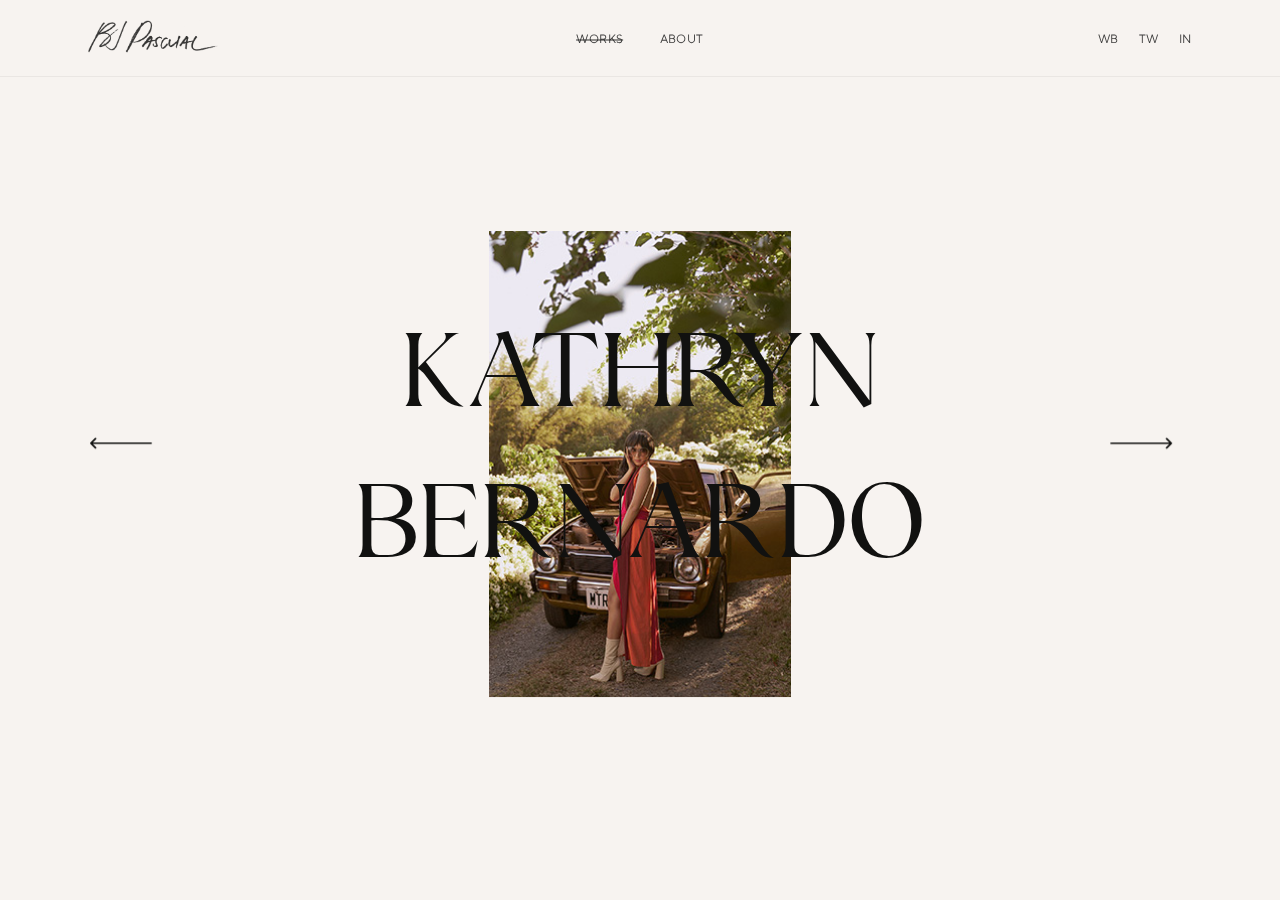
<file: index.html>
<!DOCTYPE html>
<html lang="en">
<head>
    <meta charset="UTF-8"/>
    <meta name="viewport" content="width=device-width, initial-scale=1.0"/>
    <title>Phtographer ― Bj Pascual</title>
    <link rel="stylesheet" href="css/layout.css"></link>
    <link rel="stylesheet" href="css/styles.css"></link>
    <link rel="stylesheet" href="https://cdnjs.cloudflare.com/ajax/libs/font-awesome/5.14.0/css/all.min.css" crossorigin="anonymous" />
</head>
<style>

</style>
<body class="is-loading">
    <div class="cover">
        <h1>Please open this website on desktop</h1>
        <p>This website is not responsive yet.</p>
    </div>
    <nav>
        <div class="nav-items">
            <a href=""><img src="assets/bjPascualLogo.png" width="130"></a>
            <ul class="nav-center">
                <li><a id="home-link" class="active" href="index.html">WORKS</a></li>
                <li><a id="about-link" href="about.html">ABOUT</a></li>
            </ul>
            <ul>
                <li><a href="https://bjpascual.com/">WB</a></li>
                <li><a href="https://twitter.com/bjpascual">TW</a></li>
                <li><a href="https://www.instagram.com/bjpascual/">IN</a></li>
            </ul> 
        </div>
    </nav>

    <main>
        <section id="content" class="works">

            <div class="back-bar" onclick="work2();">
                <div class="arrow-wrapper" id="back-arrow">
                    <img class="btn-circle" src="assets/circle.png" alt="Go"/>
                    <img src="assets/arrow.png" alt="back"/>
                </div>
            </div>

            <div class="works-center">
              <a href="prj1.html" id="project-link">
                <div class="images" style="background-image: url('assets/p1.jpg');">
                    <div class="image-cover">
                        <div class="inverted-radius"></div>
                    </div>
                </div>
                <div class="text">
                    <div>
                        <h1 id="row1">
                            <span class="ptitle" style="transform: translate(0px, 100%); opacity: 1">Kathryn</span>
                            <span class="ptitle">PIA</span>
                            <span class="ptitle">Liza</span>
                        </h1>
                    </div>
                    <div>
                        <h1 id="row2">
                            <span class="ptitle" style="transform: translate(0px, 100%); opacity: 1">Bernardo</span>
                            <span class="ptitle">Wurtzbach</span>
                            <span class="ptitle">Soberano</span>
                        </h1>
                    </div>
                </div>
                <div id="case" style="opacity: 0">
                  <img src="assets/case.png" alt="View Case"/>
                </div>
              </a>
            </div>

            <div class="next-bar" onclick="work1();">
                <div class="arrow-wrapper" id="next-arrow">
                    <img src="assets/arrow.png" alt="next"/>
                    <img class="btn-circle" src="assets/circle.png" alt="project"/>
                </div>
            </div>
        </section>
    </main>

    <div class="loading-screen">
        <div class="loading-content">
           <h1>BJ Pascual</h1>
           <p>Phtographer</p>
           <img src="assets/load3.gif" alt="Loading..."/>
         </div>
    </div>

 
    <script src="js/jquery.js"></script>
    <script src="js/gsap.min.js"></script>
    <script src='js/luxy.js'></script>
    <script src="js/index.js"></script>
    <div id="loadScript">
      <script src="js/slider.js"></script>
    </div>
    <script>
        alert('this is only a design inspiration! Visit his website @ bjpascual.com!')
    </script>
</body>
</html>
</file>
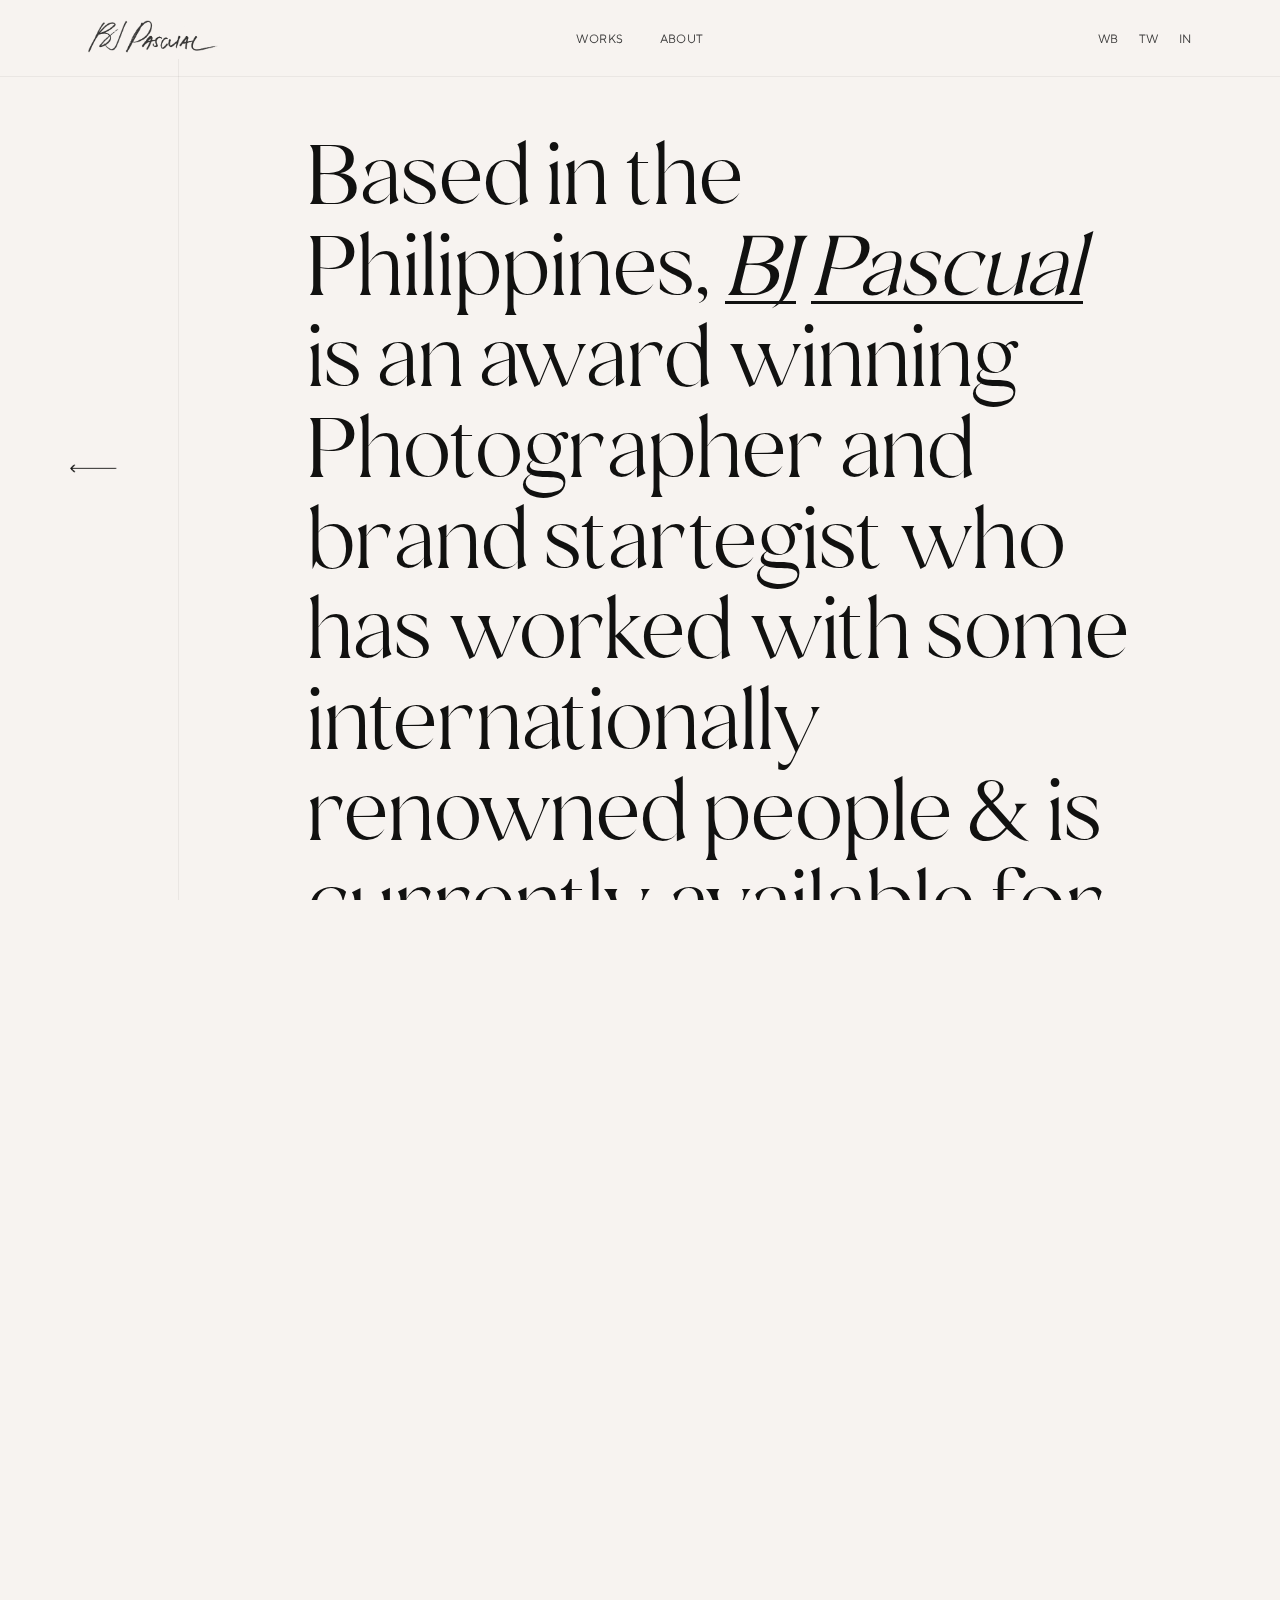
<file: about.html>
<!DOCTYPE html>
<html lang="en">
    <head>
        <meta charset="UTF-8"/>
        <meta name="viewport" content="width=device-width, initial-scale=1.0"/>
        <title>Phtographer ― Bj Pascual</title>
        <link rel="stylesheet" href="css/layout.css"></link>
        <link rel="stylesheet" href="css/styles.css"></link>
    </head>
<style>
</style>
<body class="is-loading">
    <nav>
        <div class="nav-items">
            <a href=""><img src="assets/bjPascualLogo.png" width="130"></a>
            <ul class="nav-center">
                <li><a id="home-link" href="index.html">WORKS</a></li>
                <li><a id="about-link" href="about.html">ABOUT</a></li>
            </ul>
            <ul>
                <li><a href="https://bjpascual.com/">WB</a></li>
                <li><a href="https://twitter.com/bjpascual">TW</a></li>
                <li><a href="https://www.instagram.com/bjpascual/">IN</a></li>
            </ul> 
        </div>
    </nav>

    <main>
        <section id="content" class="about">
            <div class="main-back">
                <img src="assets/arrow.png"/>
                <p id="back-text">back</p>
            </div>

            <style>main{position: fixed} body{overflow-x: hidden}</style>
            <div class="scroll-wrapper">
              <div class="about-content" id="luxy">
                  <div class="main-title">
                      <h1>
                          Based in the Philippines, <span><i>BJ</i></span> <span><i>Pascual</i></span> is an award winning Photographer and brand startegist
                          who has worked with some internationally renowned people & is currently available for freelance.
                      </h1>
                  </div>
                  <div>
                      <div class="about-containers">
                          <h3>About</h3>
                          <p>
                             Lorem ipsum dolor sit amet consectetur adipisicing elit. Ducimus. Qui 
                             quod obcaecati, reiciendis culpa officia sapiente voluptate optio, harum 
                             repudiandae itaque sequi architecto quidem explicabo.<br/><br/>
                             Ducimus quod obcaecati, reiciendis culpa officia sapiente voluptate optio, harum 
                             repudiandae itaque sequi architecto quidem explicabo.
                          </p>
                      </div>
                      <div class="about-containers">
                          <h3>Clients</h3>
                             <ul>
                                 <li>Adidas</li>
                                 <li>Nike</li>
                                 <li>Adobe</li>
                                 <li>Everlane</li>
                                 <li>Devote</li>
                                 <li>Art Station</li>
                             </ul>
                      </div>
                      <div class="about-containers contact">
                          <h3>Contact</h3>
                          <ul>
                              <li><a class="email" href="mailto:info@kevinnisay.com">Info@kevinnisay.com</a></li><br/>
                              <li><a target="_blank" href="https://bjpascual.com/">Website</a></li>
                              <li><a target="_blank" href="https://twitter.com/bjpascual">Twitter</a></li>
                              <li><a target="_blank" href="https://www.instagram.com/bjpascual/">Instagram</a></li>
                          </ul>
                      </div>
                  </div>
              </div>
            </div>
        </section>
    </main>

    <div class="loading-screen">
        <div class="loading-content">
           <h1>BJ Pascual</h1>
           <p>Phtographer</p>
           <img src="assets/load3.gif" alt="Loading..."/>
         </div>
    </div>

    

    <script src="js/jquery.js"></script>
    <script src="js/gsap.min.js"></script>
    <script src='js/luxy.js'></script>
    <script src="js/index.js"></script>
    <div id="loadScript">
        <script>
            luxy.init();
        </script>
    </div>
</body>
</html>
</file>
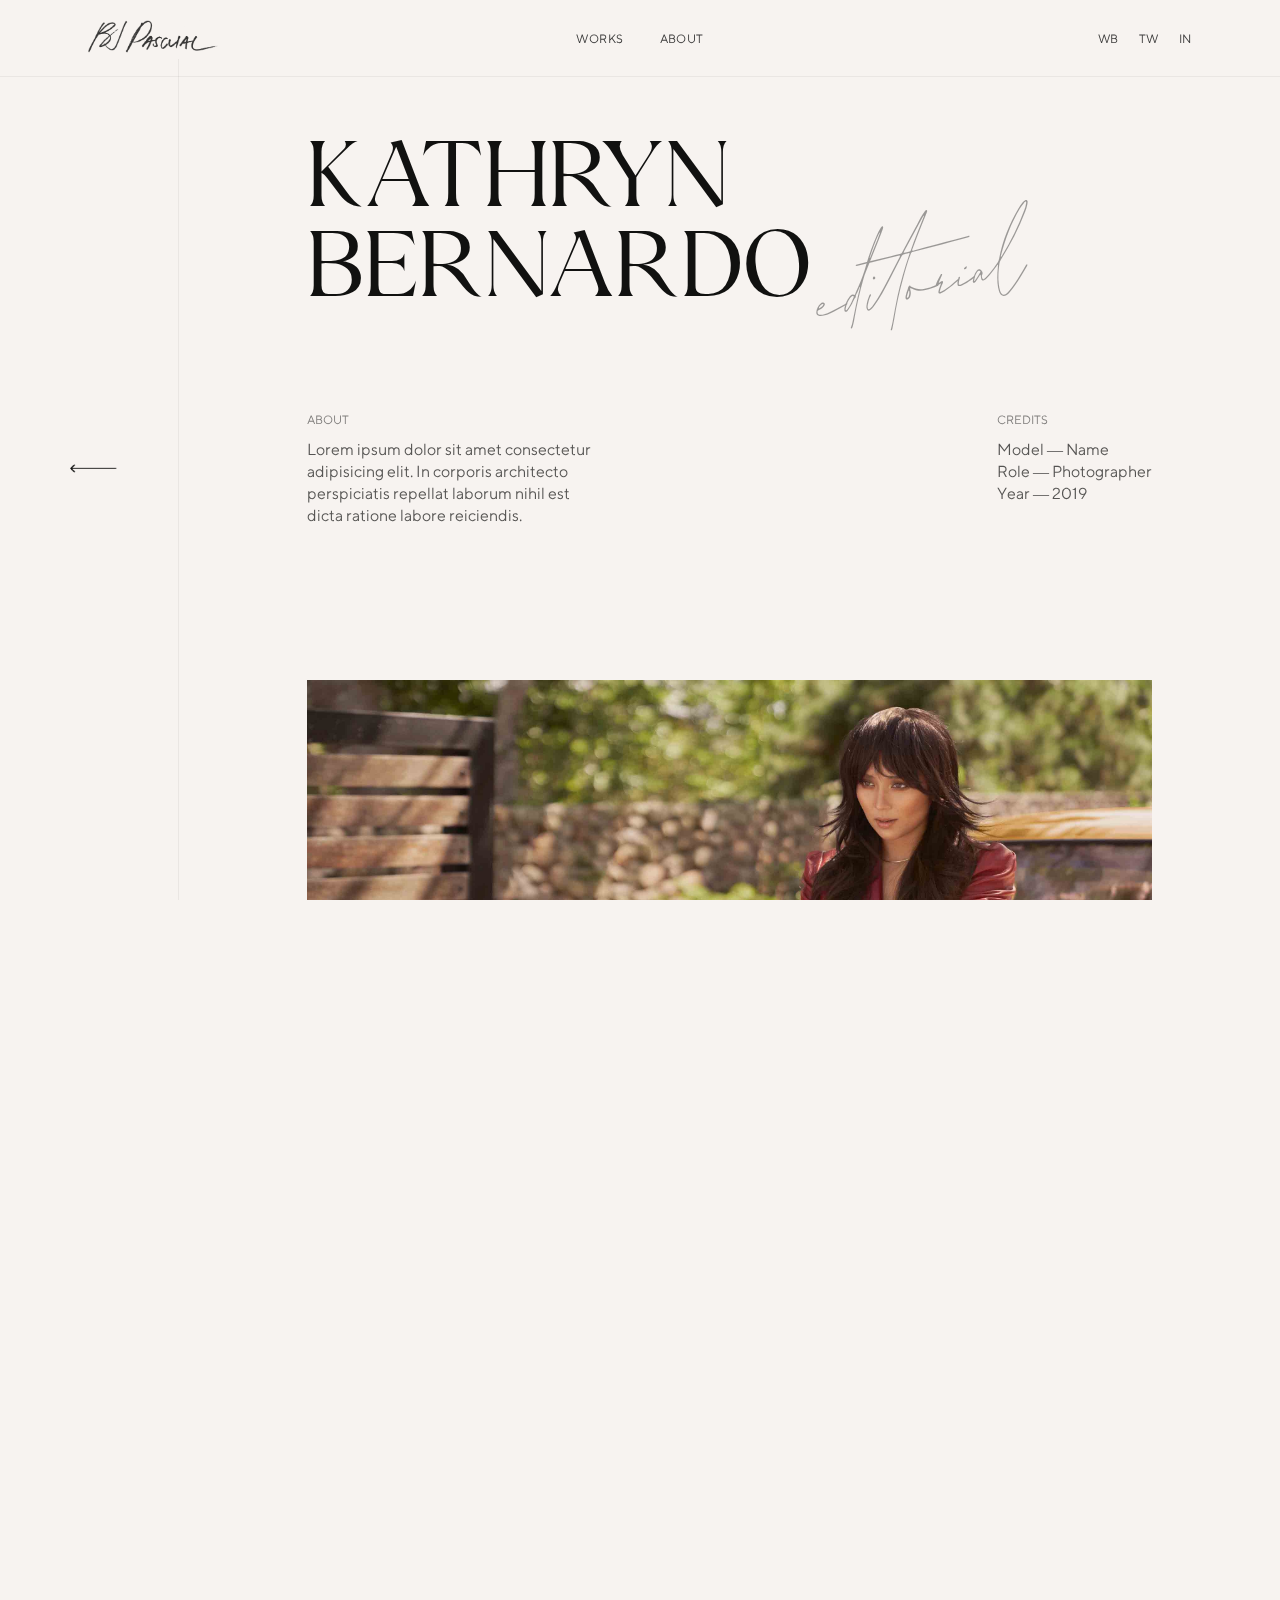
<file: prj1.html>
<!DOCTYPE html>
<html lang="en">
    <head>
        <meta charset="UTF-8"/>
        <meta name="viewport" content="width=device-width, initial-scale=1.0"/>
        <title>Phtographer ― Bj Pascual</title>
        <link rel="stylesheet" href="css/layout.css"></link>
        <link rel="stylesheet" href="css/styles.css"></link>
    </head>
<style>
</style>
<body class="is-loading">
    <nav>
        <div class="nav-items">
            <a href=""><img src="assets/bjPascualLogo.png" width="130"></a>
            <ul class="nav-center">
                <li><a id="home-link" href="index.html">WORKS</a></li>
                <li><a id="about-link" href="about.html">ABOUT</a></li>
            </ul>
            <ul>
                <li><a href="https://bjpascual.com/">WB</a></li>
                <li><a href="https://twitter.com/bjpascual">TW</a></li>
                <li><a href="https://www.instagram.com/bjpascual/">IN</a></li>
            </ul> 
        </div>
    </nav>

    <main>
        <section id="content" class="project">
            <div class="main-back">
                <img src="assets/arrow.png"/>
                <p id="back-text">back</p>
            </div>
            
            <style>main{position: fixed} body{overflow-x: hidden}</style>
            <div class="scroll-wrapper">
              <div class="project-content" id="luxy">
                  <div class="project-info">
                      <h1 title="editorial">Kathryn<br>Bernardo</h1>
                      <div>
                          <div class="project-about">
                              <h3>About</h3>
                              <p>
                                 Lorem ipsum dolor sit amet consectetur adipisicing elit. 
                                 In corporis architecto perspiciatis repellat laborum 
                                 nihil est dicta ratione labore reiciendis.
                              </p>
                          </div>
                          <div class="project-credits">
                              <h3>Credits</h3>
                              <p>
                                  Model ― Name<br>
                                  Role ― Photographer<br>
                                  Year ― 2019
                               </p>
                          </div>
                      </div>
                  </div>
                  <div class="project-images">
                      <div class="single">
                          <img class="col-12" src="assets/project1/img1.jpg" alt="Image"/>
                      </div>
                      <div class="double --top">
                          <img class="col-4 luxy-el" data-speed-y="5" data-offset="-50" src="assets/project1/img2.jpg" alt="Image"/>
                          <img class="col-5"  src="assets/project1/img4.jpg" alt="Image"/>
                      </div>
                      <div class="single">
                          <img class="col-10 padding-2" src="assets/project1/img3.jpg" alt="Image"/>
                      </div>
                      <div class="double --btm">
                          <img class="col-6" src="assets/project1/img5.jpg" alt="Image"/>
                          <img class="col-4 padding-2 luxy-el" data-speed-y="-5" data-offset="100" src="assets/project1/img6.jpg" alt="Image"/>
                      </div>
                  </div>
                  <div class="end-project">
                      <a href="index.html">
                          <h1>Back to home</h1>
                      </a>
                  </div>
              </div>
            </div>
        </section>
    </main>

    <div class="loading-screen">
        <div class="loading-content">
           <h1>BJ Pascual</h1>
           <p>Phtographer</p>
           <img src="assets/load3.gif" alt="Loading..."/>
         </div>
    </div>

    <script src="js/jquery.js"></script>
    <script src="js/gsap.min.js"></script>
    <script src="js/luxy.js"></script>
    <script src="js/index.js"></script>
    <div id="loadScript">
        <script>
            luxy.init();
        </script>
    </div>
</body>
</html>
</file>
<file: css/layout.css>
body, html{
    width: 100vw;
    height: 100vh;
    margin: 0;
    font-family: sans-serif;
}

:root{
    --bg-color: #F7F3F0;
    --nav-space: calc(100% - 59px);
}

body{
    background-color: var(--bg-color);
}

*{
    padding: 0;
    margin: 0;
    box-sizing: border-box;
}

::-webkit-scrollbar{
    width: 2px;
    background-color: var(--bg-color);
}
  
::-webkit-scrollbar-thumb{
    background: var(--title-color);
}
  
::-moz-selection, ::selection, ::-webkit-selection{
    color: inherit;
    background: transparent;
}

.col-2 {width: 16.66%;}
.col-3 {width: 25%;}
.col-4 {width: 33.33%;}
.col-5 {width: 41.66%;}
.col-6 {width: 50%;}
.col-7 {width: 58.33%;}
.col-9 {width: 75%;}
.col-10 {width: 83.33%;}
.col-12 {width: 100%;}

ul, li{
  list-style-type: none;
}

a{
    text-decoration: none;
    color: inherit;
}

nav{
    position: fixed;
    top: 0;
    left: 0;
    width: 100%;
    padding: 20px 6.1vw;
    border-bottom: 1px solid rgba(0, 0, 0, 0.05);
    z-index: 4;
    text-transform: uppercase;
}

.nav-items{
    display: flex;
    justify-content: space-between;
    align-items: center;
}

.nav-items ul{
    display: flex;
}

.nav-items a{
    margin: 0 10px;
}

.nav-center{
    position: absolute;
    left: 50%;
    transform: translate(-50%, 0);
}

.loading-screen{
    position: fixed;
    left: 0;
    height: 0;
    width: 100%;
    z-index: 5;
    text-align: center;
    background: #111110;
    transition: .8s;
    overflow: hidden;
}

.is-loaded .loading-screen{
    bottom: 0px;
    height: 0%;
    transition-delay: .4s;
}

.is-loading .loading-screen{
    top: 0px;
    height: 100%;
}

main, #content{
    width: 100%;
    height: 100%;
}

main{
    padding-top: 59px;
}

.works{
    display: flex;
    align-items: center;
    justify-content: space-between;
    position: fixed;
    height: 100%;
}

.back-bar, .next-bar{
    width: 15%;
    height: 32%;
    transform: translate(0, -4%);
    position: relative;
    border-radius: 500px;
}

.back-bar:hover, .next-bar:hover{
    cursor: pointer;
}

.arrow-wrapper{
    display: flex;
    align-items: center;
    position: absolute;
    pointer-events: none;
}

#back-arrow{
    transform: translate(15%, 140%);
}

#next-arrow{
    transform: translate(15%, 140%);
}

.btn-circle{
    opacity: 0;
    transition: .4s;
    padding: 0 10px;
}

.works-center{
    width: 70%;
    height: 100%;
    position: relative;
}

.images, .text{
    position: absolute;
    left: 50%;
    transform: translate(-50%, -50%);
}

.images{
    top: 45%;
}

.text{
    top: 46.5%;
}

.images{
    width: 25vw;
    padding-top: 52%;
    overflow: hidden;
    background-size: contain;
    background-position: center;
    background-repeat: no-repeat;
    transition: .6s;
}

.image-cover{
    position: absolute;
    width: 100%;
    height: 100%;
    bottom: 0;
    border-radius: 100px;
    transform: translateY(100%);
    background-color: var(--bg-color);
    will-change: auto;
}

.inverted-radius{
    position: absolute;
    width: 100%;
    height: 100px;
    bottom: -100px;
    background: transparent;
    will-change: auto;
    border-radius: 100px 100px 0 0;
    box-shadow: -150px 0 var(--bg-color),
                150px 0 var(--bg-color);
}

.text{
    width: 70%;
    height: 35%;
}

.text > div{
    width: 100%;
    height: 48%;
    overflow: hidden;
    text-align: center;
}

.text > div h1{
    position: relative;
}

.ptitle{
    position: absolute;
    bottom: -250%;
    width: 100%;
    text-align: center;
    display: block;
    padding-bottom: 10%;
    text-transform: uppercase;
    line-height: 90%;
    will-change: transform;
    left: 0;
    opacity: 0;
    transform: translate(0, 200%);
    transition: .6s;
}

#case{
    position: fixed;
    opacity: 0;
    pointer-events: none;
    width: 100px;
}

#case img{
    width: 100%;
    pointer-events: none;
}





.about, .project{
    display: flex;
    align-items: flex-end;
    justify-content: space-between;
}

.main-back{
    position: absolute;
    bottom: 0;
    left: 0;
    width: 14%;
    height: var(--nav-space);
    cursor: pointer;
    border-right: 1px solid rgba(0, 0, 0, 0.05);
}

.main-back img{
    position: absolute;
    top: 48%;
    left: 38%;
    opacity: 1;
}

#back-text{
    position: absolute;
    transform: translate(30%, 140%);
    opacity: 0;
    pointer-events: none;
}

.scroll-wrapper{
    position: absolute;
    right: 0;
    bottom: 0;
    width: 86%;
    height: var(--nav-space);
    overflow: hidden;
}

.about-content, .project-content{
    width: 100%;
    padding: 8vh 10vw 5vh 10vw;
}

.project-info > div{
    display: flex;
    align-items: flex-start;
    justify-content: space-between;
}

.project-about, .project-credit{
    width: 35%;
}

.about-containers{
    display: flex;
    width: 60%;
}

.about-containers > h3{
    width: 36%;
}

.about-containers > p{
    width: 64%;
}

.contact a{
    display: block;
}
</file>
<file: css/styles.css>
@font-face {
    font-family: elgoc;
    src: url(../font/Elgoc-Regular.woff);
}
  
@font-face {
    font-family: modena;
    src: url(../font/ModenaScript-Regular.otf);
}

@font-face {
    font-family: ttnorms;
    src: url(../font/TTNorms-Regular.otf);
}

h1, h2, h3, h4, h5, h6{
    font-weight: normal;
}


:root{
    --title-color: #111110;
}


nav a{
    font-family: ttnorms;
    font-size: 12px;
    color: rgba(39, 39, 39, .9);
    letter-spacing: 0.04em;
    position: relative;
    font-weight: lighter;
}

.nav-center a{
    margin: 0 18px;
}

.nav-items a::before{
    position: absolute;
    content: "";
    top: 100%;
    left: 0;
    width: 0;
    height: 2px;
    background-color: rgba(39, 39, 39, .7);
    transition: .3s cubic-bezier(.215,.61,.355,1);
}

.active{
    position: relative;
    pointer-events: none;
}

.active::before{
    top: 50% !important;
    width: 100% !important;
    opacity: .7;
}

.nav-items a:hover:before{
    width: 100%;
}

.loading-content{
    position: absolute;
    top: 52%;
    left: 50%;
    transform: translate(-50%, -50%);
    transition: .4s;
}

.loading-screen h1{
    font-family: elgoc;
    font-size: 4vw;
    color: #fff;
    letter-spacing: 2px;
    text-transform: uppercase;
}

.loading-screen p{
    font-family: ttnorms;
    opacity: .5;
    font-size: .7rem;
    letter-spacing: 1px;
    text-transform: uppercase;
    color: #fff;
}

.loading-screen img{
    transform: translate(0, 500%);
    width: 30px;
    opacity: .4;
    filter: saturate(0);
}

.is-loading .loading-content{
    opacity: 1;
    transition-delay: .8s;
}

.is-loaded .loading-content{
    opacity: 0;
    transition-delay: 0;
}

/*INDEX STYLES*/

.text h1{
    font-family: elgoc;
    color: var(--title-color);
}

.ptitle{
    font-size: 9vw;
    white-space: nowrap;
}

#back-arrow, #next-arrow{
    transition: .4s opacity;
}

#back-arrow img:last-child{
    transform: rotate(-180deg);
}

.back-bar:hover .btn-circle, .next-bar:hover .btn-circle{
    opacity: 1;
    padding: 0;
}

.back-bar:hover .btn-circle{
    transform: translate(55%, 0);
}

.next-bar:hover .btn-circle{
    transform: translate(-55%, 0);
    position: relative;
    z-index: -1;
}

@keyframes rotatecase{
    from{transform: rotate(0deg);}
    to{transform: rotate(360deg);}
}

#case img{
    animation: rotatecase 30s linear infinite;
}


/*ABOUT*/

.main-back img{
    transform: rotate(-180deg);
    width: 50px;
    pointer-events: none;
}

.main-back p{
    font-family: modena;
    font-size: 3vw;
}

.main-title h1{
    font-family: elgoc;
    font-size: 7.32vw;
    line-height: 97%;
    color: var(--title-color);
}

.main-title span{
    position: relative;
}

.main-title span::after{
    content: "";
    position: absolute;
    left: 0;
    bottom: 10px;
    height: 3px;
    width: 100%;
    background-color: var(--title-color);;
}

.about-containers{
    margin: 20vh 0 20vh 20vw;
}

.about-content h3, .project-content h3{
    font-family: ttnorms;
    text-transform: uppercase;
    font-size: 12px;
    opacity: .5;
    padding-top: 4px;
}

.about-containers p, .about-containers li{
    font-size: 1rem;
    opacity: .7;
    font-family: ttnorms;
    color: var(--title-color);
    line-height: 22px;
}

.email{
    font-size: 38px !important;
    text-decoration: underline;
    white-space: nowrap;
}

.email::after{
    content: "✍️" !important;
    display: inline;
    transition: .4s;
    opacity: 0;
    text-decoration: none !important;
}

.contact a{
    font-size: 25px;
    padding-top: 8px;
    font-family: elgoc;
}

.contact a::after{
    content: "→";
    display: inline;
    transition: .4s;
    opacity: 0;
}

.contact a:hover::after{
    opacity: 1;
    padding-left: 10px;
}

/*PROJECTS*/

.project-info h1, .cover h1{
    font-family: elgoc;
    font-size: 8vw;
    line-height: 88%;
    color: var(--title-color);
    text-transform: uppercase;
}

.project-info h1::after{
    content: attr(title);
    font-family: modena;
    font-size: 5vw;
    opacity: .4;
    display: inline-block;
    text-transform: none;
    transform: rotate(-12deg);
}

.project-info > div{
    padding-top: 10vh;
}

.project-info h3{
    padding-bottom: 12px;
}

.project-info p, .cover p{
    font-size: 1rem;
    opacity: .7;
    font-family: ttnorms;
    color: var(--title-color);
    line-height: 22px;
}

.project-images > div{
    width: 100%;
    padding: 22vh 0;
}

.project-images div:first-child{
    width: 100%;
    padding-top: 17vh;
}

.double{
    display: flex;
    justify-content: space-between;
}

.--btm{
    align-items: flex-end;
}

.--top{
    align-items: flex-start;
}

.next-project{
    padding: 5vh 0 30vh 0;
}

.next-project h1{
    font-family: elgoc;
    font-size: 7vw;
    color: var(--title-color);
    text-transform: uppercase;
    text-align: center;
}

.next-project h1:before{
    content: "next project";
    font-family: modena;
    font-size: 3vw;
    opacity: .4;
    display: table-row;
    text-transform: none;
    transform: translate(170%, 55%) rotate(-5deg);
    opacity: 0;
    transition: .4s;
}

.next-project h1:hover::before{
    opacity: .6;
    transform: translate(170%, 30%) rotate(-10deg);
}

.end-project{
    padding: 5vh 0 30vh 0;
}

.end-project h1{
    font-family: elgoc;
    font-size: 7vw;
    color: var(--title-color);
    text-transform: uppercase;
    text-align: center;
}

.end-project h1:before {
    content: "End Project";
    font-family: modena;
    font-size: 3vw;
    opacity: .4;
    display: table-row;
    text-transform: none;
    transform: translate(170%, 55%) rotate(-5deg);
    opacity: 0;
    transition: .4s;
}

.end-project h1:hover::before{
    opacity: .6;
    transform: translate(170%, 30%) rotate(-10deg);
}

.padding-2 {margin-left: 16.66%;}
.padding-3 {margin-left: 25%;}
.padding-4 {margin-left: 33.33%;}
.padding-5 {margin-left: 41.66%;}
.padding-6 {margin-left: 50%;}
.padding-7 {margin-left: 58.33%;}
.padding-9 {margin-left: 75%;}
.padding-10 {margin-left: 83.33%;}
.padding-12 {margin-left: 100%;}



.cover{
    position: fixed;
    width: 100%;
    height: 100%;
    background-color: #F7F3F0;
    padding: 65% 50px 0 50px;
    text-align: center;
    top: 0;
    left: 0;
    z-index: 10;
    display: none;
}

.cover h1{
    font-size: 11vw;
    padding-bottom: 10px;
}

@media only screen and (max-width: 720px){
    .cover{
        display: block;
        pointer-events: none;
    }
}
</file>
